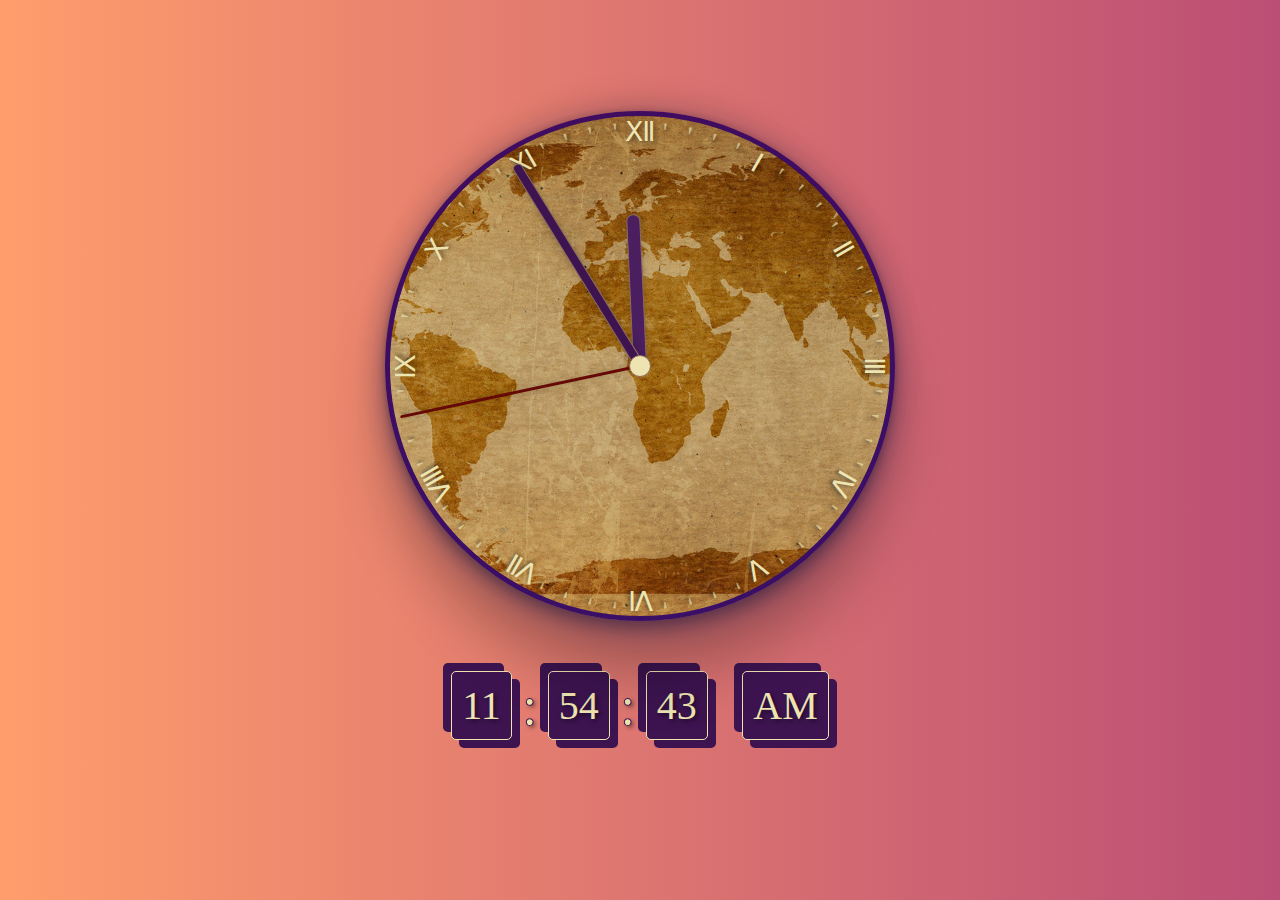
<file: index.html>
<!DOCTYPE html>
<html lang="en">
  <head>
    <meta charset="UTF-8" />
    <meta name="viewport" content="width=device-width, initial-scale=1.0" />
    <title>Document</title>
    <link rel="stylesheet" href="./style.css" />
    <link rel="icon" href="./assets/clock.png" type="icon">
  </head>
  <body>
    <div class="clockApp">
      <div class="circle">
        <div class="hand second" data-second></div>
        <div class="hand minute" data-minute></div>
        <div class="hand hour" data-hour></div>
        <div class="number number1">&#8544;</div>
        <div class="number sub number1-1">&apos;</div>
        <div class="number sub number1-2">&apos;</div>
        <div class="number sub number1-3">&apos;</div>
        <div class="number sub number1-4">&apos;</div>
        <div class="number number2">&#8545;</div>
        <div class="number sub number2-1">&apos;</div>
        <div class="number sub number2-2">&apos;</div>
        <div class="number sub number2-3">&apos;</div>
        <div class="number sub number2-4">&apos;</div>
        <div class="number number3">&#8546;</div>
        <div class="number sub number3-1">&apos;</div>
        <div class="number sub number3-2">&apos;</div>
        <div class="number sub number3-3">&apos;</div>
        <div class="number sub number3-4">&apos;</div>
        <div class="number number4">&#8547;</div>
        <div class="number sub number4-1">&apos;</div>
        <div class="number sub number4-2">&apos;</div>
        <div class="number sub number4-3">&apos;</div>
        <div class="number sub number4-4">&apos;</div>
        <div class="number number5">&#8548;</div>
        <div class="number sub number5-1">&apos;</div>
        <div class="number sub number5-2">&apos;</div>
        <div class="number sub number5-3">&apos;</div>
        <div class="number sub number5-4">&apos;</div>
        <div class="number number6">&#8549;</div>
        <div class="number sub number6-1">&apos;</div>
        <div class="number sub number6-2">&apos;</div>
        <div class="number sub number6-3">&apos;</div>
        <div class="number sub number6-4">&apos;</div>
        <div class="number number7">&#8550;</div>
        <div class="number sub number7-1">&apos;</div>
        <div class="number sub number7-2">&apos;</div>
        <div class="number sub number7-3">&apos;</div>
        <div class="number sub number7-4">&apos;</div>
        <div class="number number8">&#8551;</div>
        <div class="number sub number8-1">&apos;</div>
        <div class="number sub number8-2">&apos;</div>
        <div class="number sub number8-3">&apos;</div>
        <div class="number sub number8-4">&apos;</div>
        <div class="number number9">&#8552;</div>
        <div class="number sub number9-1">&apos;</div>
        <div class="number sub number9-2">&apos;</div>
        <div class="number sub number9-3">&apos;</div>
        <div class="number sub number9-4">&apos;</div>
        <div class="number number10">&#8553;</div>
        <div class="number sub number10-1">&apos;</div>
        <div class="number sub number10-2">&apos;</div>
        <div class="number sub number10-3">&apos;</div>
        <div class="number sub number10-4">&apos;</div>
        <div class="number number11">&#8554;</div>
        <div class="number sub number11-1">&apos;</div>
        <div class="number sub number11-2">&apos;</div>
        <div class="number sub number11-3">&apos;</div>
        <div class="number sub number11-4">&apos;</div>
        <div class="number number12">&#8555;</div>
        <div class="number sub number12-1">&apos;</div>
        <div class="number sub number12-2">&apos;</div>
        <div class="number sub number12-3">&apos;</div>
        <div class="number sub number12-4">&apos;</div>
      </div>
      <div class="rectangle">
        <div id="date"></div>
        <div id="hour" class="time">00</div>
        <div class="colon">:</div>
        <div id="minute" class="time">00</div>
        <div class="colon">:</div>
        <div id="second" class="time">00</div>
        <div class="colon">&nbsp;</div>
        <div id="ampm" class="time">AM</div>
      </div>
    </div>
    <script>
      setInterval(setClock, 1000);
      const hourHand = document.querySelector("[data-hour]");
      const minuteHand = document.querySelector("[data-minute]");
      const secondHand = document.querySelector("[data-second]");

      function setClock() {
        const currentDate = new Date();
        const secondsRatio = currentDate.getSeconds() / 60;
        const minutesRatio = (secondsRatio + currentDate.getMinutes()) / 60;
        const hoursRatio = (minutesRatio + currentDate.getHours()) / 12;
        setRotation(secondHand, secondsRatio);
        setRotation(minuteHand, minutesRatio);
        setRotation(hourHand, hoursRatio);
      }

      function setRotation(element, rotationRatio) {
        element.style.setProperty("--rotation", rotationRatio * 360);
      }

      let hours = document.getElementById("hour");
      let minutes = document.getElementById("minute");
      let seconds = document.getElementById("second");
      let ampm = document.getElementById("ampm");

      setInterval(() => {
        let h = new Date().getHours();
        let m = new Date().getMinutes();
        let s = new Date().getSeconds();

        var am = h >= 12 ? "PM" : "AM";
        if (h > 12) {
          h = h - 12;
        }
        h = h < 10 ? "0" + h : h;
        m = m < 10 ? "0" + m : m;
        s = s < 10 ? "0" + s : s;

        hours.innerHTML = h;
        minutes.innerHTML = m;
        seconds.innerHTML = s;
        ampm.innerHTML = am;
      });
      setClock();
    </script>
  </body>
</html>
</file>
<file: style.css>
@import url("https://fonts.googleapis.com/css2?family=Courier+Prime:ital,wght@0,400;0,700;1,400;1,700&family=Tilt+Neon&display=swap");
* {
  padding: 0;
  margin: 0;
}
body {
  background: linear-gradient(to right, #ff9d6c, #bb4e75);
  font-family: "Courier Prime", monospace;
}
/* Clock App */
.clockApp {
    display: flex;
    justify-content: center;
    align-items: center;
    flex-direction: column;
    min-height: 100vh;
    overflow: hidden;
  }
  .circle {
    background-color: #f3e9bd8a;
    background: url("./assets/map.jpg");
    background-size: cover;
    background-position: center;
    display: flex;
    justify-content: center;
    align-items: center;
    height: 500px;
    width: 500px;
    border-radius: 50%;
    border: 5px solid #430a5d;
    position: relative;
    text-shadow: 2px 2px 4px rgba(0, 0, 0, 0.5);
    box-shadow: rgba(0, 0, 0, 0.25) 0px 54px 55px,
      rgba(0, 0, 0, 0.12) 0px -12px 30px, rgba(0, 0, 0, 0.12) 0px 4px 6px,
      rgba(0, 0, 0, 0.17) 0px 12px 13px, rgba(0, 0, 0, 0.09) 0px -3px 5px;
      
  }
  .circle::before {
    content: "";
    position: absolute;
    top: 0;
    left: 0;
    height: 100%;
    width: 100%;
    background-color: rgba(0, 0, 0, 0.173);
    border-radius: 50%;
    box-shadow: 0 8px 32px 0 rgba( 31, 38, 135, 0.37 ); 
  }
  .circle .number {
    --rotation: 0;
    z-index: 1;
    font-size: 1.7rem;
    font-family: "Times New Roman", Times, serif;
    font-weight: 500;
    color: #eee4b1;
    position: absolute;
    height: 100%;
    width: 100%;
    text-align: center;
    transform: rotate(var(--rotation));
  }
  .circle .number.sub {
    font-weight: 300;
    color: #eee4b1a9;
  }
  .circle .number1 {
    --rotation: 30deg;
  }
  .circle .number1-1 {
    --rotation: 36deg;
  }
  .circle .number1-2 {
    --rotation: 42deg;
  }
  .circle .number1-3 {
    --rotation: 48deg;
  }
  .circle .number1-4 {
    --rotation: 54deg;
  }
  .circle .number2 {
    --rotation: 60deg;
  }
  .circle .number2-1 {
    --rotation: 66deg;
  }
  .circle .number2-2 {
    --rotation: 72deg;
  }
  .circle .number2-3 {
    --rotation: 78deg;
  }
  .circle .number2-4 {
    --rotation: 84deg;
  }
  .circle .number3 {
    --rotation: 90deg;
  }
  .circle .number3-1 {
    --rotation: 96deg;
  }
  .circle .number3-2 {
    --rotation: 102deg;
  }
  .circle .number3-3 {
    --rotation: 108deg;
  }
  .circle .number3-4 {
    --rotation: 114deg;
  }
  .circle .number4 {
    --rotation: 120deg;
  }
  .circle .number4-1 {
    --rotation: 126deg;
  }
  .circle .number4-2 {
    --rotation: 132deg;
  }
  .circle .number4-3 {
    --rotation: 138deg;
  }
  .circle .number4-4 {
    --rotation: 144deg;
  }
  .circle .number5 {
    --rotation: 150deg;
  }
  .circle .number5-1 {
    --rotation: 156deg;
  }
  .circle .number5-2 {
    --rotation: 162deg;
  }
  .circle .number5-3 {
    --rotation: 168deg;
  }
  .circle .number5-4 {
    --rotation: 174deg;
  }
  .circle .number6 {
    --rotation: 180deg;
  }
  .circle .number6-1 {
    --rotation: 186deg;
  }
  .circle .number6-2 {
    --rotation: 192deg;
  }
  .circle .number6-3 {
    --rotation: 198deg;
  }
  .circle .number6-4 {
    --rotation: 204deg;
  }
  .circle .number7 {
    --rotation: 210deg;
  }
  .circle .number7-1 {
    --rotation: 216deg;
  }
  .circle .number7-2 {
    --rotation: 222deg;
  }
  .circle .number7-3 {
    --rotation: 228deg;
  }
  .circle .number7-4 {
    --rotation: 234deg;
  }
  .circle .number8 {
    --rotation: 240deg;
  }
  .circle .number8-1 {
    --rotation: 246deg;
  }
  .circle .number8-2 {
    --rotation: 252deg;
  }
  .circle .number8-3 {
    --rotation: 258deg;
  }
  .circle .number8-4 {
    --rotation: 264deg;
  }
  .circle .number9 {
    --rotation: 270deg;
  }
  .circle .number9-1 {
    --rotation: 276deg;
  }
  .circle .number9-2 {
    --rotation: 282deg;
  }
  .circle .number9-3 {
    --rotation: 288deg;
  }
  .circle .number9-4 {
    --rotation: 294deg;
  }
  .circle .number10 {
    --rotation: 300deg;
  }
  .circle .number10-1 {
    --rotation: 306deg;
  }
  .circle .number10-2 {
    --rotation: 312deg;
  }
  .circle .number10-3 {
    --rotation: 318deg;
  }
  .circle .number10-4 {
    --rotation: 324deg;
  }
  .circle .number11 {
    --rotation: 330deg;
  }
  .circle .number11-1 {
    --rotation: 336deg;
  }
  .circle .number11-2 {
    --rotation: 342deg;
  }
  .circle .number11-3 {
    --rotation: 348deg;
  }
  .circle .number11-4 {
    --rotation: 354deg;
  }
  .circle .number12-1 {
    --rotation: 6deg;
  }
  .circle .number12-2 {
    --rotation: 12deg;
  }
  .circle .number12-3 {
    --rotation: 18deg;
  }
  .circle .number12-4 {
    --rotation: 24deg;
  }
  .circle .hand {
    --rotation: 0;
    position: absolute;
    bottom: 50%;
    left: 50%;
    width: 8px;
    height: 50%;
    border-radius: 10px;
    box-shadow: rgba(0, 0, 0, 0.24) 0px 3px 8px;
    transform-origin: bottom;
    transform: translateX(-50%) rotate(calc(var(--rotation) * 1deg));
  }
  .circle::after {
    content: "";
    position: absolute;
    z-index: 5;
    border-radius: 50%;
    top: 50%;
    left: 50%;
    transform: translate(-50%, -50%);
    width: 20px;
    height: 20px;
    background-color: #eee4b1;
    border: 0.1px solid #8c6a5d;
    box-shadow: rgba(50, 50, 93, 0.25) 0px 30px 60px -12px,
      rgba(0, 0, 0, 0.3) 0px 18px 36px -18px;
  }
  .circle .hand.second {
    width: 3px;
    height: 49%;
    background-color: #650a07;
    z-index: 3;
  }
  .circle .hand.minute {
    width: 8px;
    height: 47%;
    background-color: #3d1450;
    border: 0.1px solid #8c6a5d;
    z-index: 2;
  }
  .circle .hand.hour {
    width: 12px;
    height: 30%;
    background-color: #4a1e5f;
    border: 0.1px solid #8c6a5d;
    z-index: 1;
  }
  .rectangle {
    display: flex;
    justify-content: center;
    align-items: center;
    width: 100%;
    text-shadow: 2px 2px 4px rgba(0, 0, 0, 0.5);
    font-family: "Times New Roman", Times, serif;
  }
  .rectangle .time {
    background-color: #3d1450;
    border: 1px solid #eee4b1;
    font-size: 2.5rem;
    color: #eee4b1;
    margin: 50px 10px;
    padding: 10px;
    border-radius: 5px;
    box-shadow: 0.5rem 0.5rem #3d1450, -0.5rem -0.5rem #3d1450;

  }
  .colon {
    font-size: 3.6rem;
    color: #eee4b1;
    -webkit-text-stroke: 1px #3d1450;
  }
  
  /* Responsive Design */
  
  @media screen and (max-width: 750px) {
    .circle {
      height: 400px;
      width: 400px;
      border-width: 4px;
    }
    .circle .number {
      font-size: 1.5rem;
    }
    .circle .hand {
      width: 8px;
    }
    .circle::after {
      width: 18px;
      height: 18px;
    }
    .circle .hand.second {
      width: 3px;
    }
    .circle .hand.minute {
      width: 8px;
    }
    .circle .hand.hour {
      width: 10px;
    }
    
    .rectangle .time {
      font-size: 2.0rem;
      margin: 45px 10px;
      padding: 8px;
      box-shadow: 0.5rem 0.5rem #3d1450, -0.5rem -0.5rem #3d1450;
  
    }
    .colon {
      font-size: 3.2rem;
    }
  }
  @media screen and (max-width: 570px) {
    .circle {
      height: 350px;
      width: 350px;
      border-width: 3.2px;
    }
    .circle::after {
      width: 16px;
      height: 16px;
    }
    .circle .hand.second {
      width: 2.8px;
    }
    .circle .hand.minute {
      width: 7px;
    }
    .circle .hand.hour {
      width: 8px;
    }
    .circle .number {
      font-size: 0.9rem;
    }
    
  }
  @media screen and (max-width: 490px) {
    .circle {
      height: 300px;
      width: 300px;
      border-width: 2.5px;
    }
    .circle::after {
      width: 15px;
      height: 15px;
    }
    .circle .hand.second {
      width: 2.5px;
    }
    .circle .hand.minute {
      width: 5.5px;
    }
    .circle .hand.hour {
      width: 7px;
    }
    .rectangle .time {
      font-size: 1.5rem;
      margin: 40px 10px;
      padding: 8px;
      box-shadow: 0.4rem 0.4rem #3d1450, -0.4rem -0.4rem #3d1450;
  
    }
    .colon {
      font-size: 3rem;
    }
  }
  @media screen and (max-width: 420px) {
    .circle {
      height: 250px;
      width: 250px;
    }
    .circle .number {
      font-size: 0.8rem;
    }
    .rectangle .time {
      font-size: 1.5rem;
      margin: 45px 10px;
      padding: 5px;
      box-shadow: 0.3rem 0.3rem #3d1450, -0.3rem -0.3rem #3d1450;
  
    }
    .colon {
      font-size: 2.8rem;
    }
  }
  @media screen and (max-width: 350px) {
    .circle {
      height: 220px;
      width: 220px;
    }
    .circle::after {
      width: 12px;
      height: 12px;
    }
    .circle .hand.second {
      width: 2px;
    }
    .circle .hand.minute {
      width: 5px;
    }
    .circle .hand.hour {
      width: 6px;
    }
    .rectangle .time {
      font-size: 1.2rem;
      margin: 45px 10px;
      padding: 5px;
      box-shadow: 0.3rem 0.3rem #3d1450, -0.3rem -0.3rem #3d1450;
  
    }
    .colon {
      font-size: 2.5rem;
    }
  }
</file>
